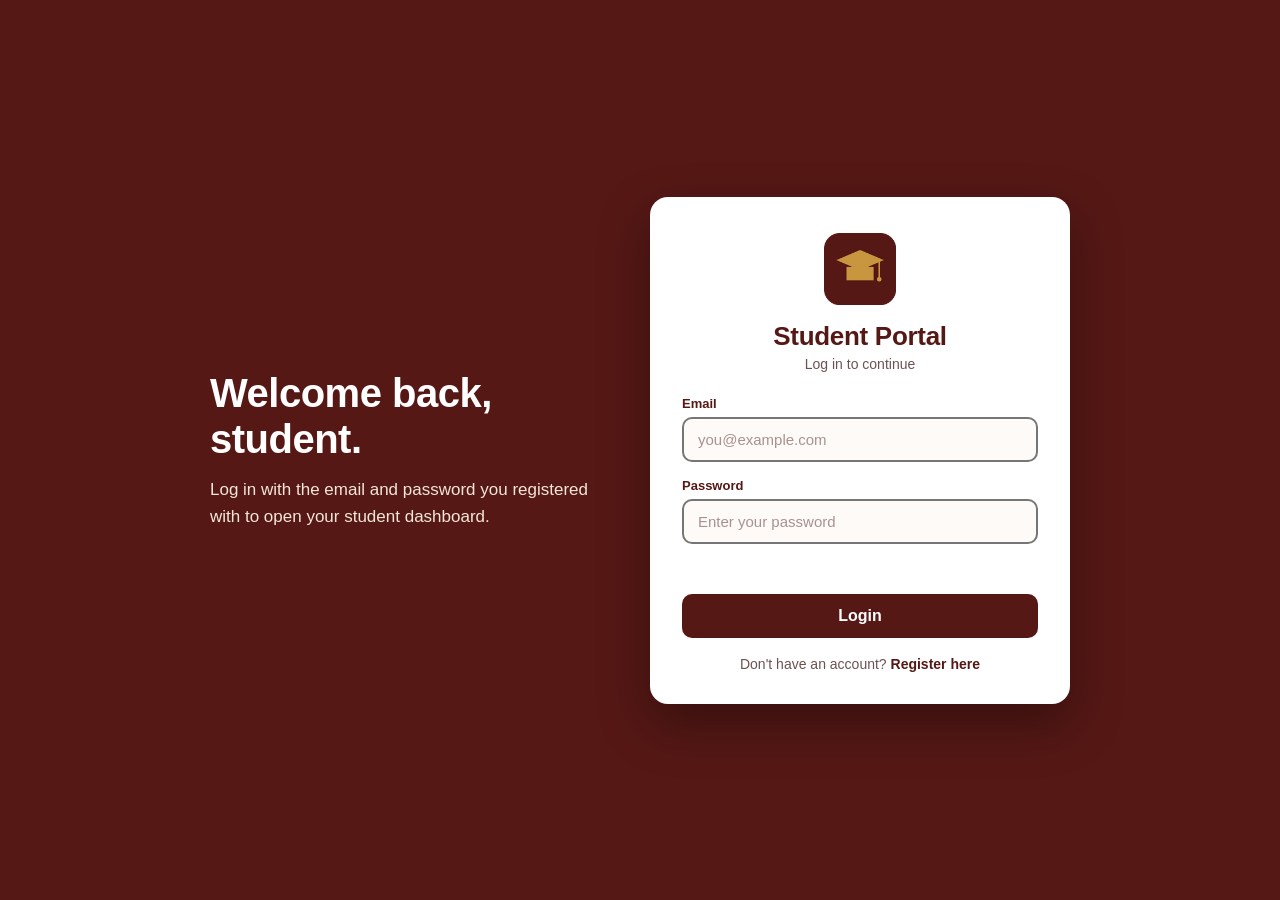
<file: index.html>
<!DOCTYPE html>
<html lang="en">
<head>
    <meta charset="UTF-8">
    <meta name="viewport" content="width=device-width, initial-scale=1.0">
    <title>Student Portal | Login</title>
    <link rel="stylesheet" href="assets/style.css">
</head>
<body id="login-page" class="auth-page">

    <section class="auth-wrapper">

        <aside class="auth-hero">
            <h2 class="hero-title">Welcome back, student.</h2>
            <p class="hero-text">Log in with the email and password you registered with to open your student dashboard.</p>
        </aside>

        <article class="auth-card">
            <div class="brand">
                <img src="assets/images/logo.png" alt="Student Portal logo" class="brand-logo">
                <h1 class="brand-title">Student Portal</h1>
                <p class="brand-subtitle">Log in to continue</p>
            </div>

            <div class="form-group">
                <span class="field-label">Email</span>
                <input type="email" id="email" class="field-input" placeholder="you@example.com">
            </div>

            <div class="form-group">
                <span class="field-label">Password</span>
                <input type="password" id="password" class="field-input" placeholder="Enter your password">
            </div>

            <p id="message" class="message"></p>

            <button type="button" id="loginBtn" class="btn btn-primary">Login</button>

            <p class="switch-text">
                Don't have an account?
                <a href="register.html" class="switch-link">Register here</a>
            </p>
        </article>

    </section>

    <script src="assets/script.js"></script>
</body>
</html>
</file>
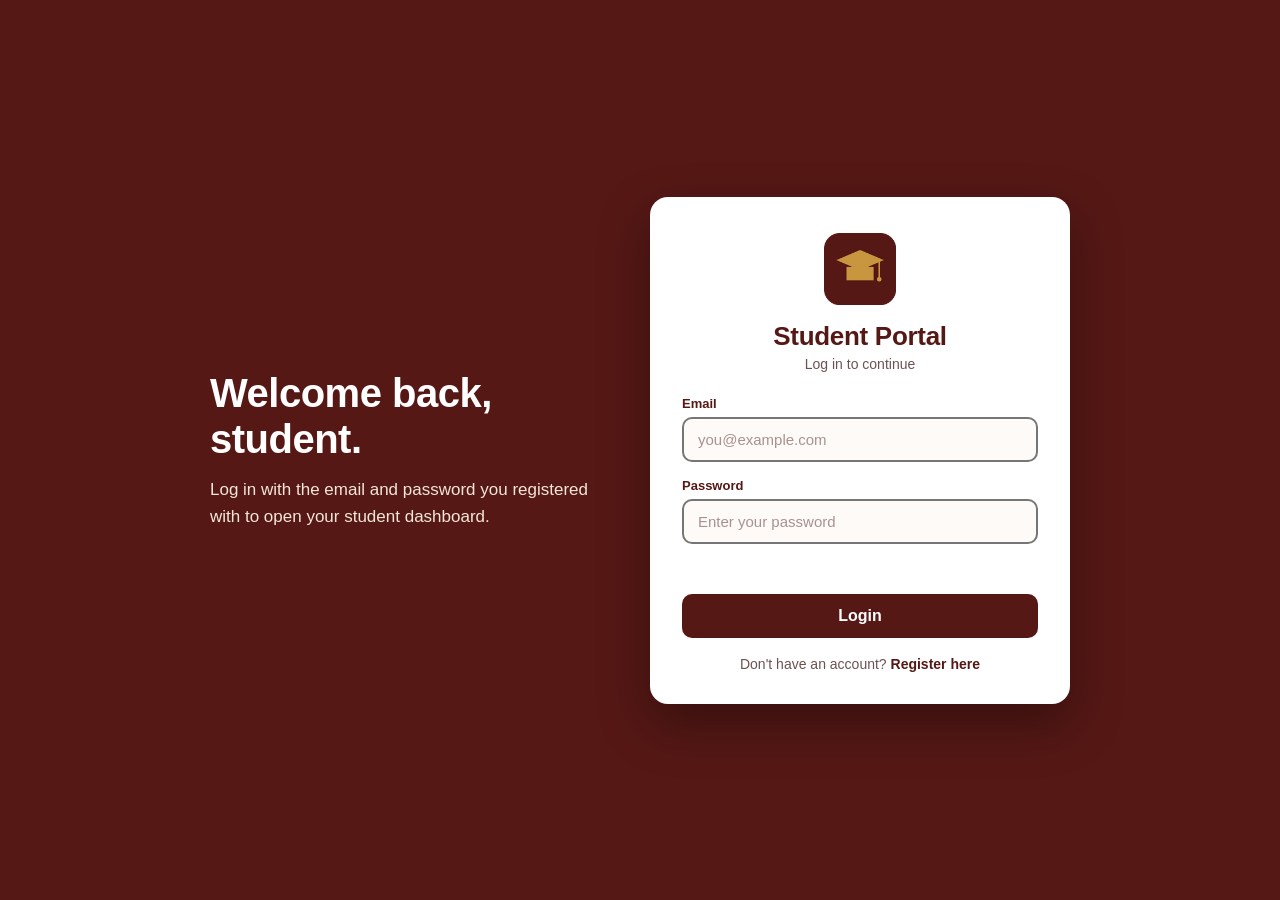
<file: dashboard.html>
<!DOCTYPE html>
<html lang="en">
<head>
    <meta charset="UTF-8">
    <meta name="viewport" content="width=device-width, initial-scale=1.0">
    <title>Student Portal | Dashboard</title>
    <link rel="stylesheet" href="assets/style.css">
</head>
<body id="dashboard-page" class="dashboard-page">

    <header class="topbar">
        <div class="topbar-brand">
            <img src="assets/images/logo.png" alt="" class="topbar-logo">
            <span class="topbar-name">Student Portal</span>
        </div>
        <button type="button" id="logoutBtn" class="btn btn-logout">
            <img src="assets/images/mdi--logout.png" alt="" class="btn-icon">
            <span>Logout</span>
        </button>
    </header>

    <section class="dashboard-main">

        <h1 class="page-title">Student Portal</h1>

        <article class="welcome-card">
            <h2 id="welcomeText" class="welcome-text">Welcome!</h2>
            <p class="welcome-sub">Here is your student information.</p>
        </article>

        <section class="info-grid">

            <article class="info-card">
                <img src="assets/images/user.png" alt="" class="info-icon">
                <div class="info-text">
                    <span class="info-label">Username</span>
                    <span id="usernameValue" class="info-value">-</span>
                </div>
            </article>

            <article class="info-card">
                <img src="assets/images/coolicons--id-badge.png" alt="" class="info-icon">
                <div class="info-text">
                    <span class="info-label">Student ID</span>
                    <span id="studentIdValue" class="info-value">-</span>
                </div>
            </article>

            <article class="info-card">
                <img src="assets/images/email.png" alt="" class="info-icon">
                <div class="info-text">
                    <span class="info-label">Email</span>
                    <span id="emailValue" class="info-value">-</span>
                </div>
            </article>

        </section>

    </section>

    <script src="assets/script.js"></script>
</body>
</html>
</file>
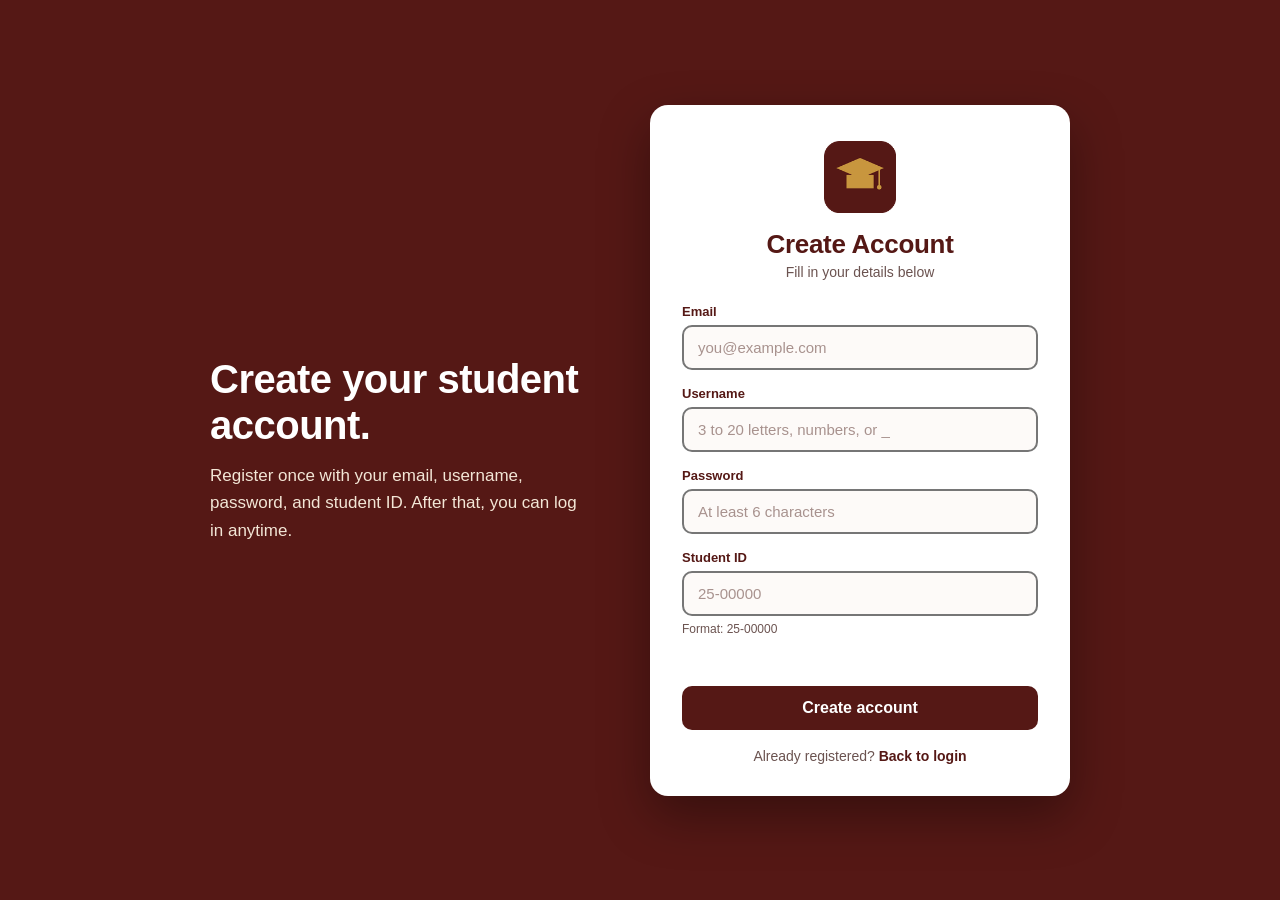
<file: register.html>
<!DOCTYPE html>
<html lang="en">
<head>
    <meta charset="UTF-8">
    <meta name="viewport" content="width=device-width, initial-scale=1.0">
    <title>Student Portal | Register</title>
    <link rel="stylesheet" href="assets/style.css">
</head>
<body id="register-page" class="auth-page">

    <section class="auth-wrapper">

        <aside class="auth-hero">
            <h2 class="hero-title">Create your student account.</h2>
            <p class="hero-text">Register once with your email, username, password, and student ID. After that, you can log in anytime.</p>
        </aside>

        <article class="auth-card">
            <div class="brand">
                <img src="assets/images/logo.png" alt="Student Portal logo" class="brand-logo">
                <h1 class="brand-title">Create Account</h1>
                <p class="brand-subtitle">Fill in your details below</p>
            </div>

            <div class="form-group">
                <span class="field-label">Email</span>
                <input type="email" id="email" class="field-input" placeholder="you@example.com">
            </div>

            <div class="form-group">
                <span class="field-label">Username</span>
                <input type="text" id="username" class="field-input" placeholder="3 to 20 letters, numbers, or _">
            </div>

            <div class="form-group">
                <span class="field-label">Password</span>
                <input type="password" id="password" class="field-input" placeholder="At least 6 characters">
            </div>

            <div class="form-group">
                <span class="field-label">Student ID</span>
                <input type="text" id="studentId" class="field-input" placeholder="25-00000">
                <span class="hint">Format: 25-00000</span>
            </div>

            <p id="message" class="message"></p>

            <button type="button" id="registerBtn" class="btn btn-primary">Create account</button>

            <p class="switch-text">
                Already registered?
                <a href="index.html" class="switch-link">Back to login</a>
            </p>
        </article>

    </section>

    <script src="assets/script.js"></script>
</body>
</html>
</file>
<file: assets/style.css>
/* =========================================================
   STUDENT PORTAL - style.css
   Palette:
   - #551815  main theme color (maroon)
   - #c8963e  accent (gold)
   - #f7f1ec  dashboard background (warm off-white)
   - #2a1412  main text (very dark maroon-brown)
   - #6b5350  muted text
   ========================================================= */


/* =========================================================
   1. PAGE BASE (body classes, no element selectors)
   ========================================================= */
.auth-page,
.dashboard-page {
    margin: 0;
    padding: 0;
    font-family: "Segoe UI", Roboto, "Helvetica Neue", Arial, sans-serif;
    color: #2a1412;
}

.auth-page {
    background-color: #551815;
}

.dashboard-page {
    background-color: #f7f1ec;
}


/* =========================================================
   2. ANIMATIONS (@keyframes use from/to only)
   ========================================================= */
@keyframes fadeUp {
    from {
        opacity: 0;
        transform: translateY(24px);
    }
    to {
        opacity: 1;
        transform: translateY(0);
    }
}

@keyframes slideIn {
    from {
        opacity: 0;
        transform: translateX(-30px);
    }
    to {
        opacity: 1;
        transform: translateX(0);
    }
}

@keyframes shake {
    from {
        transform: translateX(-6px);
    }
    to {
        transform: translateX(6px);
    }
}


/* =========================================================
   3. AUTH PAGES (login + register) - flexbox layout
   ========================================================= */
.auth-wrapper {
    display: flex;
    justify-content: center;
    align-items: center;
    gap: 60px;
    width: 100%;
    min-height: 100vh;
    padding: 32px;
    box-sizing: border-box;
}

.auth-hero {
    max-width: 380px;
    color: #f3e6d6;
    animation-name: slideIn;
    animation-duration: 0.8s;
    animation-fill-mode: forwards;
}

.hero-title {
    margin: 0 0 14px;
    font-size: 40px;
    font-weight: 700;
    line-height: 1.15;
    color: #ffffff;
    letter-spacing: -0.5px;
}

.hero-text {
    margin: 0;
    font-size: 17px;
    line-height: 1.6;
    color: #f3e6d6;
}

.auth-card {
    width: 100%;
    max-width: 420px;
    padding: 36px 32px 32px;
    background-color: #ffffff;
    border-radius: 18px;
    box-shadow: 0 20px 50px rgba(0, 0, 0, 0.35);
    box-sizing: border-box;
    animation-name: fadeUp;
    animation-duration: 0.7s;
    animation-fill-mode: forwards;
}

.brand {
    text-align: center;
    margin-bottom: 24px;
}

.brand-logo {
    width: 72px;
    height: 72px;
}

.brand-title {
    margin: 12px 0 4px;
    font-size: 26px;
    font-weight: 700;
    color: #551815;
    letter-spacing: -0.3px;
}

.brand-subtitle {
    margin: 0;
    font-size: 14px;
    color: #6b5350;
}


/* ----- Form fields ----- */
.form-group {
    display: flex;
    flex-direction: column;
    margin-bottom: 16px;
}

.field-label {
    margin-bottom: 6px;
    font-size: 13px;
    font-weight: 600;
    color: #551815;
}

.field-input {
    width: 100%;
    padding: 12px 14px;
    font-size: 15px;
    font-family: inherit;
    color: #2a1412;
    background-color: #fdfaf8;
    border-style: solid;
    border-radius: 10px;
    box-sizing: border-box;
    transition: background-color 0.3s ease, transform 0.3s ease;
}

.field-input:focus {
    background-color: #ffffff;
    transform: scale(1.01);
}

.field-input::placeholder {
    color: #a8928e;
}

.hint {
    margin-top: 6px;
    font-size: 12px;
    color: #6b5350;
}


/* ----- Messages (errors shake, success stays still) ----- */
.message {
    min-height: 22px;
    margin: 0 0 12px;
    font-size: 14px;
    text-align: center;
}

.message-error {
    color: #a3261d;
}

.message-success {
    color: #2f6b3f;
}

.shake {
    animation-name: shake;
    animation-duration: 0.1s;
    animation-iteration-count: 6;
    animation-direction: alternate;
}


/* ----- Buttons ----- */
.btn {
    display: inline-flex;
    justify-content: center;
    align-items: center;
    gap: 8px;
    width: 100%;
    padding: 13px 16px;
    font-size: 16px;
    font-weight: 600;
    font-family: inherit;
    border-style: none;
    border-radius: 10px;
    cursor: pointer;
    box-sizing: border-box;
    transition: transform 0.25s ease, background-color 0.25s ease;
}

.btn-primary {
    background-color: #551815;
    color: #ffffff;
}

.btn-primary:hover {
    background-color: #6e2320;
    transform: scale(1.02);
}

.btn-primary:active {
    transform: scale(0.98);
}

.btn-secondary {
    margin-top: 12px;
    background-color: #f3e6d6;
    color: #551815;
}

.btn-secondary:hover {
    background-color: #ead7bd;
    transform: scale(1.02);
}

.btn-logout {
    width: auto;
    padding: 10px 18px;
    font-size: 15px;
    background-color: #c8963e;
    color: #2a1412;
}

.btn-logout:hover {
    background-color: #d9a94f;
    transform: scale(1.04);
}

.btn-icon {
    width: 20px;
    height: 20px;
}


/* ----- Links under the form ----- */
.switch-text {
    margin: 18px 0 0;
    font-size: 14px;
    text-align: center;
    color: #6b5350;
}

.switch-link {
    font-weight: 700;
    color: #551815;
    text-decoration: none;
}


/* =========================================================
   4. DASHBOARD
   ========================================================= */
.topbar {
    display: flex;
    justify-content: space-between;
    align-items: center;
    padding: 14px 32px;
    background-color: #551815;
    box-sizing: border-box;
}

.topbar-brand {
    display: flex;
    align-items: center;
    gap: 10px;
}

.topbar-logo {
    width: 40px;
    height: 40px;
}

.topbar-name {
    font-size: 18px;
    font-weight: 700;
    color: #f3e6d6;
}

.dashboard-main {
    max-width: 960px;
    margin: 0 auto;
    padding: 36px 24px;
    box-sizing: border-box;
}

.page-title {
    margin: 0 0 24px;
    font-size: 34px;
    font-weight: 700;
    color: #551815;
    letter-spacing: -0.5px;
    animation-name: slideIn;
    animation-duration: 0.6s;
    animation-fill-mode: forwards;
}

.welcome-card {
    margin-bottom: 24px;
    padding: 28px;
    background-color: #551815;
    border-radius: 16px;
    animation-name: fadeUp;
    animation-duration: 0.7s;
    animation-fill-mode: forwards;
}

.welcome-text {
    margin: 0;
    font-size: 26px;
    font-weight: 700;
    color: #ffffff;
}

.welcome-sub {
    margin: 8px 0 0;
    font-size: 15px;
    color: #f3e6d6;
}

/* Cards sit side by side with flexbox and wrap onto new lines when space runs out */
.info-grid {
    display: flex;
    flex-wrap: wrap;
    gap: 20px;
}

.info-card {
    flex: 1 1 260px;
    display: flex;
    align-items: center;
    gap: 16px;
    padding: 22px;
    background-color: #ffffff;
    border-radius: 14px;
    box-shadow: 0 6px 18px rgba(85, 24, 21, 0.12);
    box-sizing: border-box;
    animation-name: fadeUp;
    animation-duration: 0.8s;
    animation-fill-mode: forwards;
}

.info-icon {
    width: 56px;
    height: 56px;
    flex-shrink: 0;
}

.info-text {
    display: flex;
    flex-direction: column;
}

.info-label {
    font-size: 13px;
    font-weight: 600;
    color: #6b5350;
}

.info-value {
    margin-top: 4px;
    font-size: 18px;
    font-weight: 700;
    color: #2a1412;
}


/* =========================================================
   5. RESPONSIVE (media queries)
   ========================================================= */

/* Tablets and small laptops */
@media (max-width: 900px) {
    .auth-wrapper {
        gap: 32px;
    }

    .hero-title {
        font-size: 30px;
    }
}

/* Phones and tablets in portrait: hide the hero, stack the layout */
@media (max-width: 768px) {
    .auth-hero {
        display: none;
    }

    .auth-wrapper {
        padding: 24px 16px;
    }

    .topbar {
        padding: 14px 20px;
    }

    .page-title {
        font-size: 28px;
    }

    .dashboard-main {
        padding: 24px 16px;
    }
}

/* Small phones */
@media (max-width: 480px) {
    .auth-card {
        padding: 28px 20px;
        border-radius: 14px;
    }

    .brand-title {
        font-size: 22px;
    }

    .field-input {
        font-size: 16px;
    }

    .topbar-name {
        font-size: 16px;
    }

    .btn-logout span {
        display: none;
    }

    .welcome-card {
        padding: 22px;
    }

    .welcome-text {
        font-size: 21px;
    }

    .info-card {
        padding: 16px;
    }

    .info-icon {
        width: 44px;
        height: 44px;
    }

    .info-value {
        font-size: 16px;
    }
}
</file>
